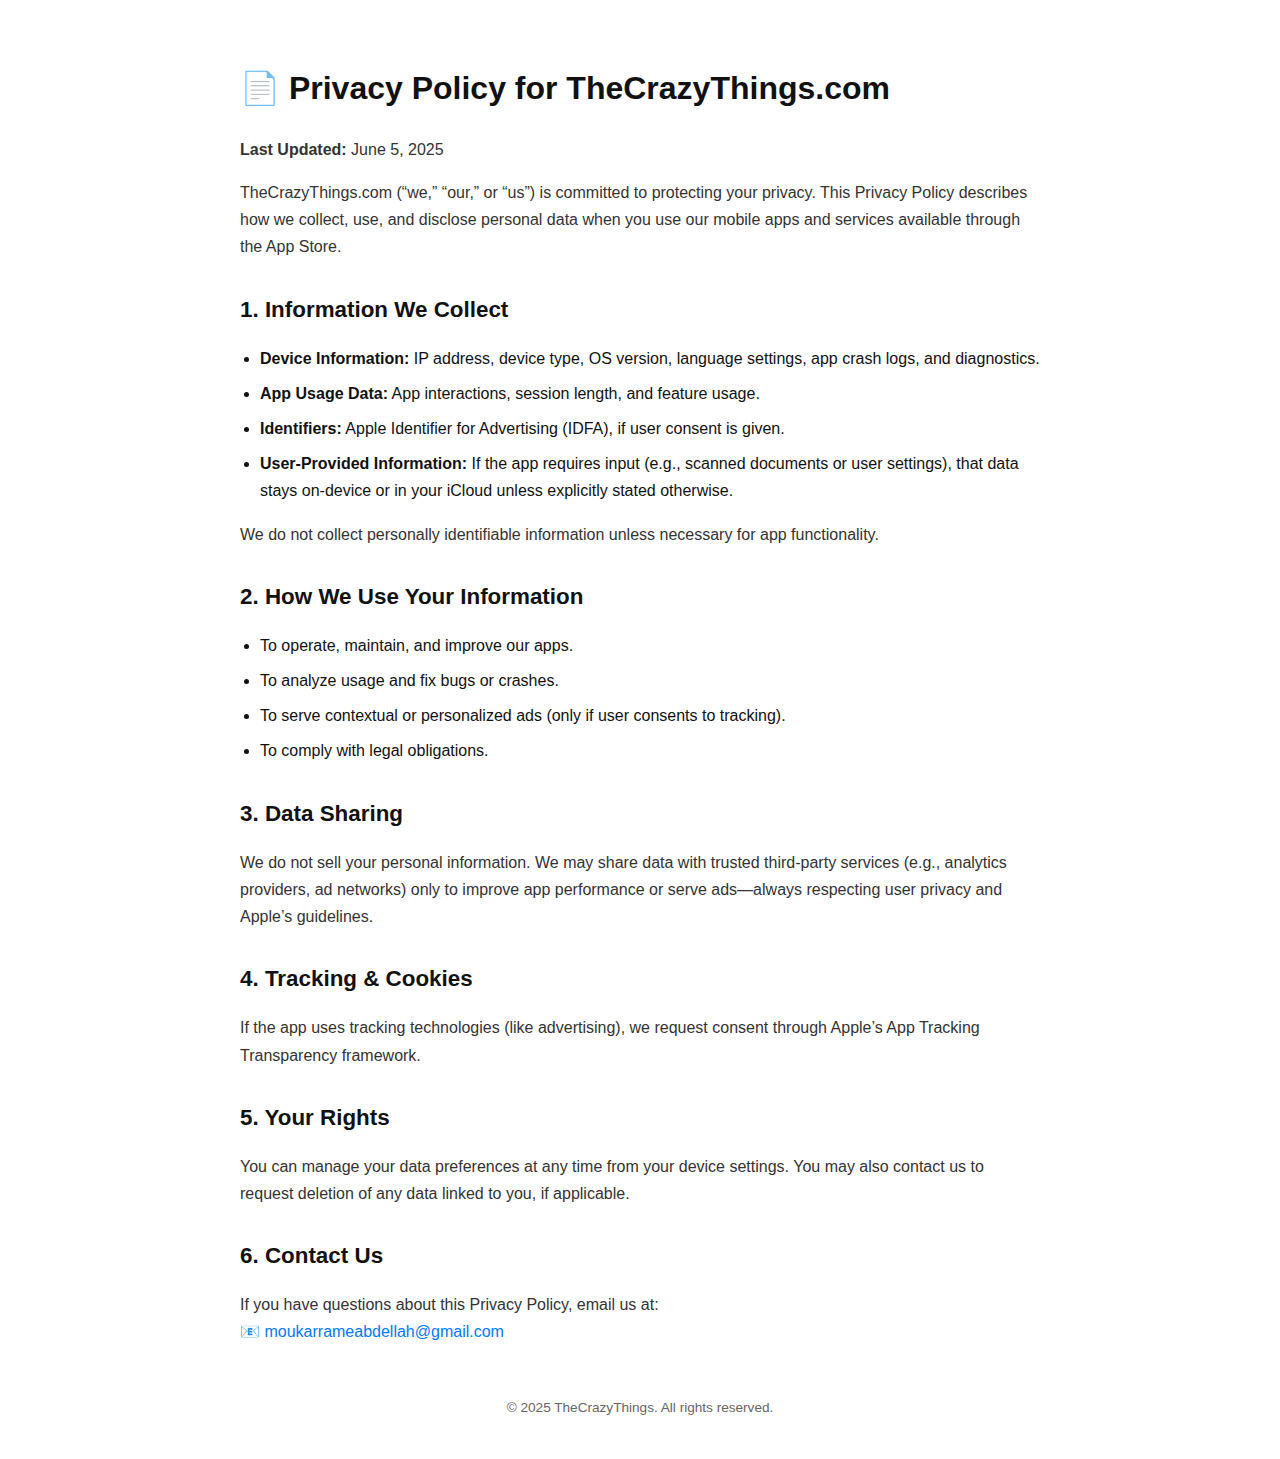
<file: privacy.html>
<!DOCTYPE html>
<html lang="en">
<head>
  <meta charset="UTF-8" />
  <meta name="viewport" content="width=device-width, initial-scale=1.0"/>
  <title>Privacy Policy – TheCrazyThings</title>
  <link rel="stylesheet" href="style.css" />
</head>
<body>
  <h1>📄 Privacy Policy for TheCrazyThings.com</h1>
  <p><strong>Last Updated:</strong> June 5, 2025</p>

  <p>TheCrazyThings.com (“we,” “our,” or “us”) is committed to protecting your privacy. This Privacy Policy describes how we collect, use, and disclose personal data when you use our mobile apps and services available through the App Store.</p>

  <h2>1. Information We Collect</h2>
  <ul>
    <li><strong>Device Information:</strong> IP address, device type, OS version, language settings, app crash logs, and diagnostics.</li>
    <li><strong>App Usage Data:</strong> App interactions, session length, and feature usage.</li>
    <li><strong>Identifiers:</strong> Apple Identifier for Advertising (IDFA), if user consent is given.</li>
    <li><strong>User-Provided Information:</strong> If the app requires input (e.g., scanned documents or user settings), that data stays on-device or in your iCloud unless explicitly stated otherwise.</li>
  </ul>
  <p>We do not collect personally identifiable information unless necessary for app functionality.</p>

  <h2>2. How We Use Your Information</h2>
  <ul>
    <li>To operate, maintain, and improve our apps.</li>
    <li>To analyze usage and fix bugs or crashes.</li>
    <li>To serve contextual or personalized ads (only if user consents to tracking).</li>
    <li>To comply with legal obligations.</li>
  </ul>

  <h2>3. Data Sharing</h2>
  <p>We do not sell your personal information. We may share data with trusted third-party services (e.g., analytics providers, ad networks) only to improve app performance or serve ads—always respecting user privacy and Apple’s guidelines.</p>

  <h2>4. Tracking & Cookies</h2>
  <p>If the app uses tracking technologies (like advertising), we request consent through Apple’s App Tracking Transparency framework.</p>

  <h2>5. Your Rights</h2>
  <p>You can manage your data preferences at any time from your device settings. You may also contact us to request deletion of any data linked to you, if applicable.</p>

  <h2>6. Contact Us</h2>
  <p>If you have questions about this Privacy Policy, email us at:<br>
  📧 <a href="mailto:moukarrameabdellah@gmail.com">moukarrameabdellah@gmail.com</a></p>

  <footer>
    &copy; 2025 TheCrazyThings. All rights reserved.
  </footer>
</body>
</html>
</file>
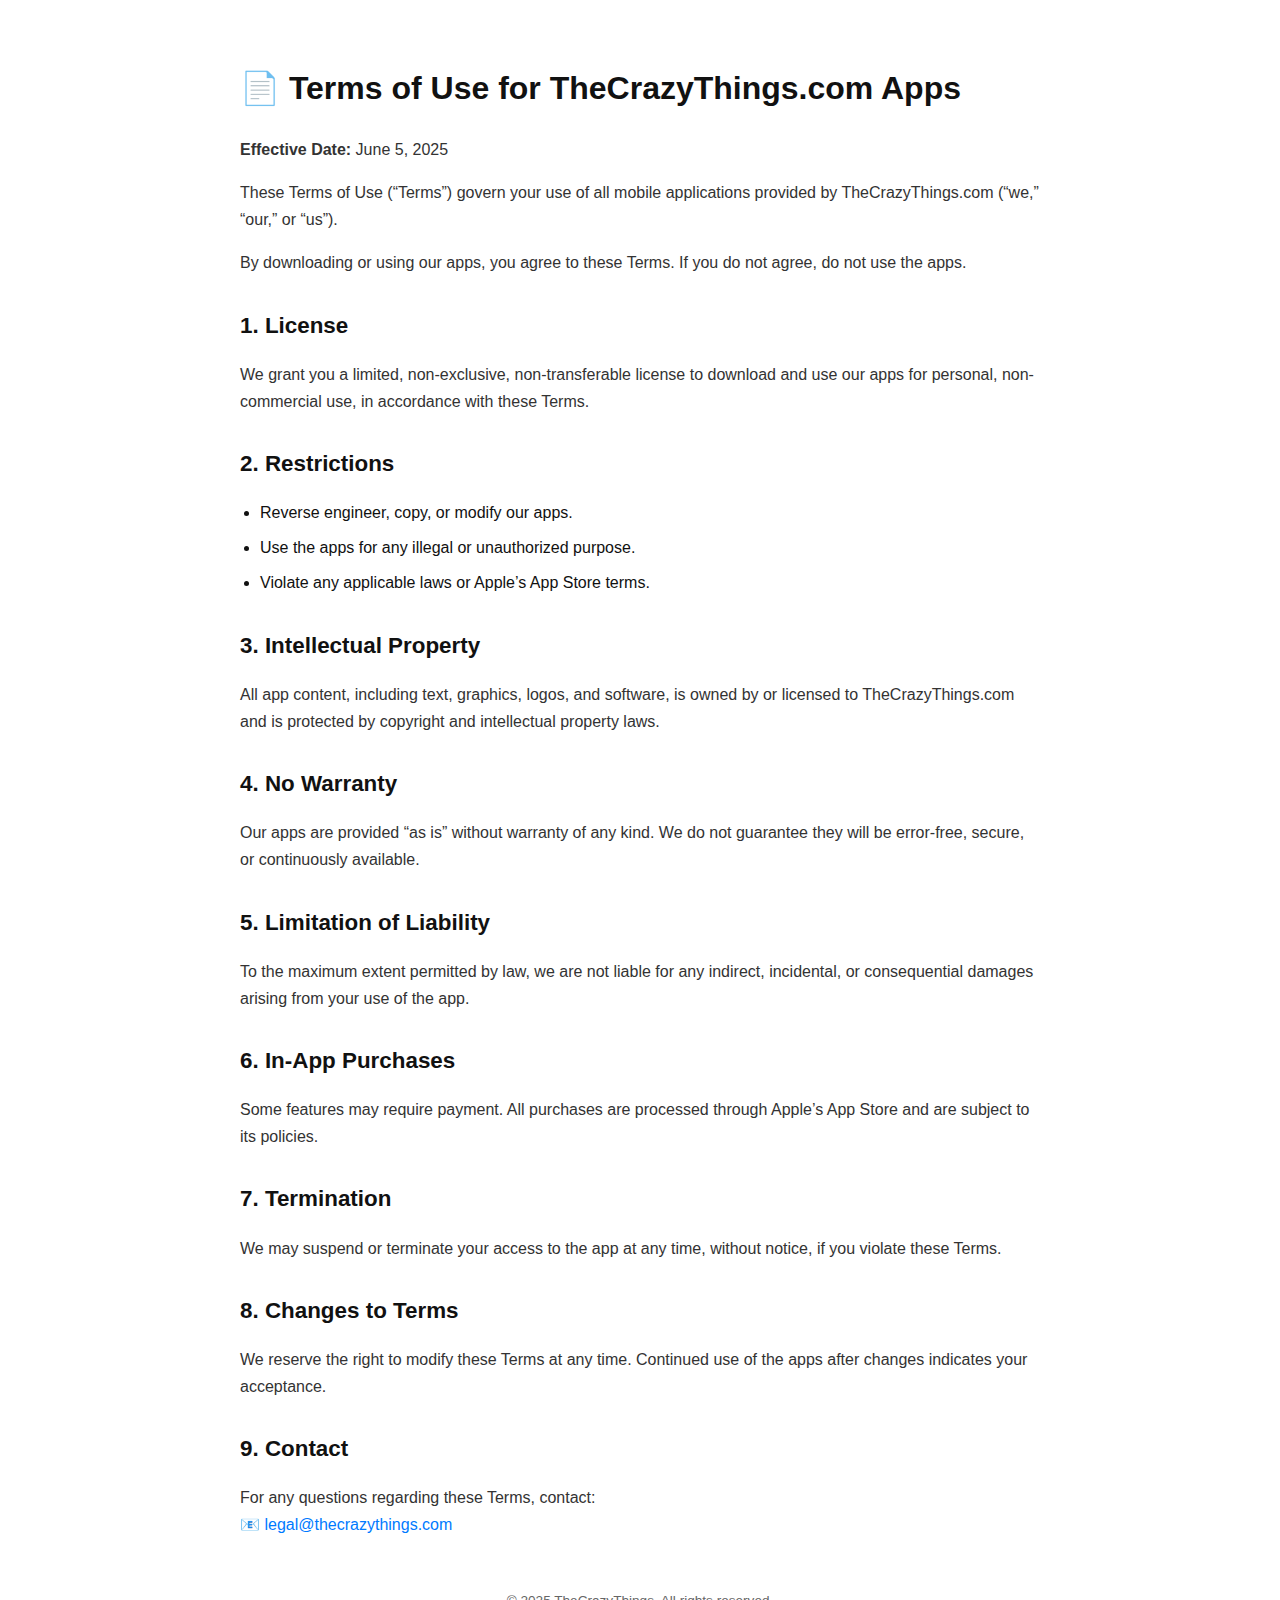
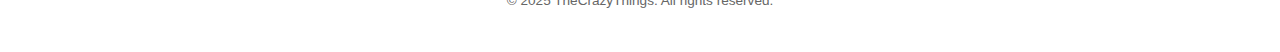
<file: terms.html>
<!DOCTYPE html>
<html lang="en">
<head>
  <meta charset="UTF-8" />
  <meta name="viewport" content="width=device-width, initial-scale=1.0"/>
  <title>Terms of Use – TheCrazyThings</title>
  <link rel="stylesheet" href="style.css" />
</head>
<body>
  <h1>📄 Terms of Use for TheCrazyThings.com Apps</h1>
  <p><strong>Effective Date:</strong> June 5, 2025</p>

  <p>These Terms of Use (“Terms”) govern your use of all mobile applications provided by TheCrazyThings.com (“we,” “our,” or “us”).</p>
  <p>By downloading or using our apps, you agree to these Terms. If you do not agree, do not use the apps.</p>

  <h2>1. License</h2>
  <p>We grant you a limited, non-exclusive, non-transferable license to download and use our apps for personal, non-commercial use, in accordance with these Terms.</p>

  <h2>2. Restrictions</h2>
  <ul>
    <li>Reverse engineer, copy, or modify our apps.</li>
    <li>Use the apps for any illegal or unauthorized purpose.</li>
    <li>Violate any applicable laws or Apple’s App Store terms.</li>
  </ul>

  <h2>3. Intellectual Property</h2>
  <p>All app content, including text, graphics, logos, and software, is owned by or licensed to TheCrazyThings.com and is protected by copyright and intellectual property laws.</p>

  <h2>4. No Warranty</h2>
  <p>Our apps are provided “as is” without warranty of any kind. We do not guarantee they will be error-free, secure, or continuously available.</p>

  <h2>5. Limitation of Liability</h2>
  <p>To the maximum extent permitted by law, we are not liable for any indirect, incidental, or consequential damages arising from your use of the app.</p>

  <h2>6. In-App Purchases</h2>
  <p>Some features may require payment. All purchases are processed through Apple’s App Store and are subject to its policies.</p>

  <h2>7. Termination</h2>
  <p>We may suspend or terminate your access to the app at any time, without notice, if you violate these Terms.</p>

  <h2>8. Changes to Terms</h2>
  <p>We reserve the right to modify these Terms at any time. Continued use of the apps after changes indicates your acceptance.</p>

  <h2>9. Contact</h2>
  <p>For any questions regarding these Terms, contact:<br>
  📧 <a href="mailto:legal@thecrazythings.com">legal@thecrazythings.com</a></p>

  <footer>
    &copy; 2025 TheCrazyThings. All rights reserved.
  </footer>
</body>
</html>
</file>
<file: style.css>
body {
  font-family: -apple-system, BlinkMacSystemFont, 'Segoe UI', Roboto, sans-serif;
  background-color: #ffffff;
  color: #111111;
  line-height: 1.7;
  padding: 40px 20px;
  max-width: 800px;
  margin: auto;
}
h1 {
  font-size: 2rem;
  margin-bottom: 20px;
}
h2 {
  font-size: 1.4rem;
  margin-top: 30px;
  margin-bottom: 10px;
}
p {
  margin-bottom: 16px;
  color: #333;
}
ul {
  padding-left: 20px;
  margin-bottom: 16px;
}
li {
  margin-bottom: 8px;
}
footer {
  text-align: center;
  font-size: 0.85rem;
  color: #666;
  margin-top: 50px;
}
a {
  color: #007aff;
  text-decoration: none;
}
.button {
  display: inline-block;
  margin: 6px 10px;
  padding: 12px 24px;
  background-color: #000;
  color: white;
  border-radius: 8px;
  font-size: 0.95rem;
  text-decoration: none;
}
.apps {
  text-align: center;
  margin-top: 60px;
}
.apps-grid {
  display: flex;
  flex-wrap: wrap;
  justify-content: center;
  gap: 30px;
  margin-top: 30px;
}
.app-card {
  background-color: #fafafa;
  border: 1px solid #e5e5e5;
  border-radius: 12px;
  padding: 24px;
  width: 280px;
  text-align: left;
  box-shadow: 0 4px 10px rgba(0, 0, 0, 0.04);
}
.download {
  background-color: #000;
  color: white;
  padding: 10px 16px;
  border-radius: 6px;
  text-decoration: none;
  font-size: 0.9rem;
}
.coming-soon {
  background-color: #ccc;
  color: #333;
  padding: 10px 16px;
  border-radius: 6px;
  font-size: 0.9rem;
}
</file>
